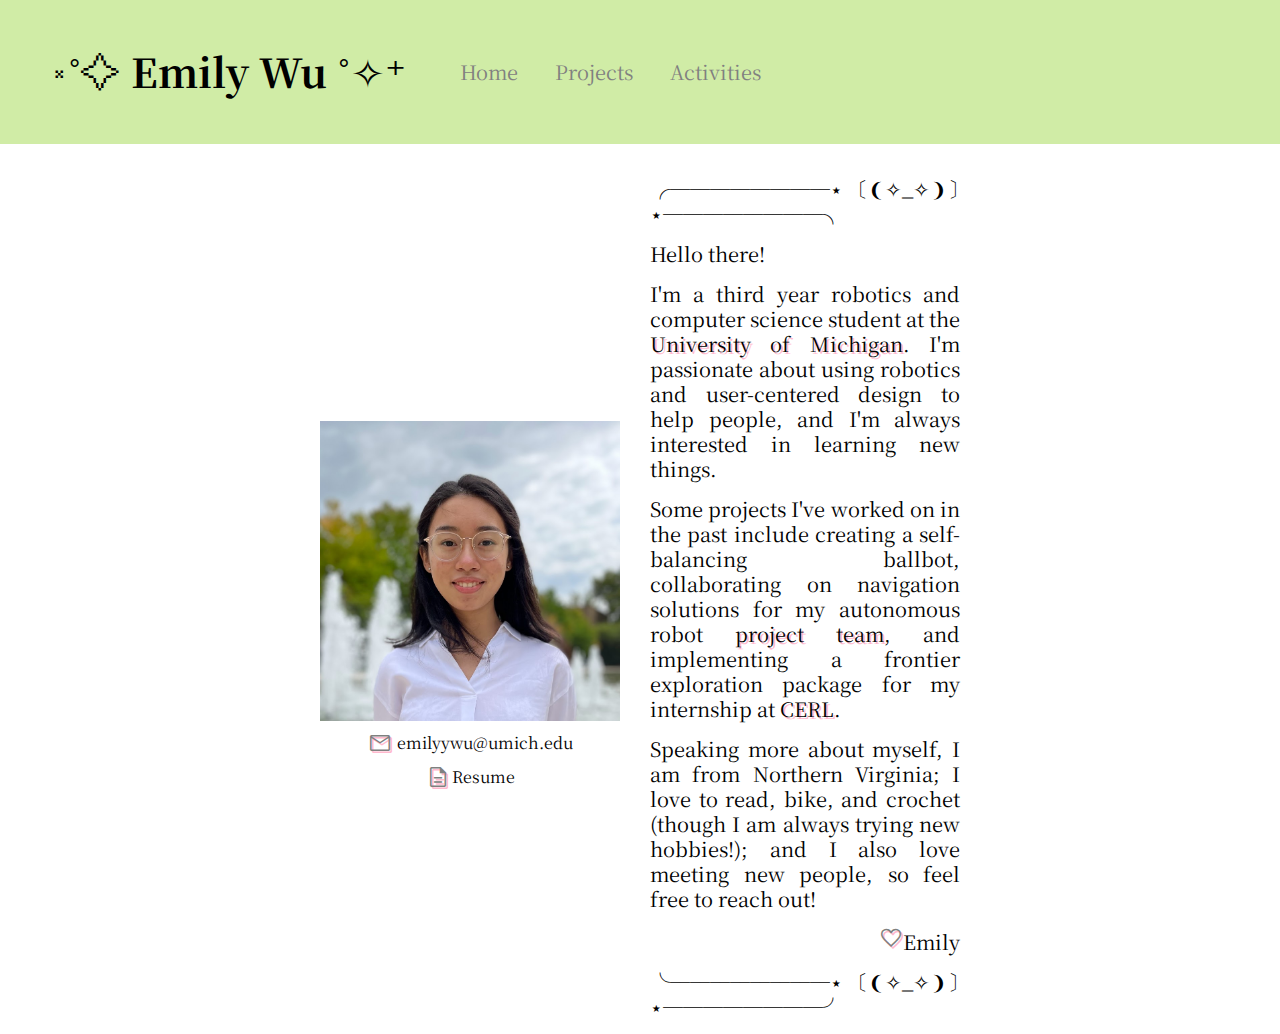
<file: index.html>
<!DOCTYPE html>
<html>
    <head>
        <title> Emily Wu </title>
        <meta charset="UTF-8">
        <meta name="description" content="this is my website">
        <meta name="author" content="Emily Wu">
        <meta name="viewport" content="width=device-width, initial-scale=1.0">
        <script src="script.js"></script>
        <link rel="icon" type="image/x-icon" href="shining.png" style="filter: brightness(0); filter: invert(1);">
        <link rel="stylesheet" href="css_normalizer.css">
        <link rel="stylesheet" href="pagestyle.css">
        <link rel="stylesheet" href="https://fonts.googleapis.com/css2?family=Material+Symbols+Outlined:opsz,wght,FILL,GRAD@20..48,100..700,0..1,-50..200" />
        <style>
            .material-symbols-outlined {
              font-variation-settings:
              'FILL' 0,
              'wght' 400,
              'GRAD' 0,
              'opsz' 48
            }
        </style>
        <link rel="stylesheet" href="https://fonts.googleapis.com/css2?family=Material+Symbols+Outlined:opsz,wght,FILL,GRAD@20..48,100..700,0..1,-50..200" />
        <style>
            .material-symbols-outlined {
              font-variation-settings:
              'FILL' 0,
              'wght' 400,
              'GRAD' 0,
              'opsz' 48
            }
        </style>
        <link rel="stylesheet" href="https://fonts.googleapis.com/css2?family=Material+Symbols+Outlined:opsz,wght,FILL,GRAD@20..48,100..700,0..1,-50..200" />
        <style>
            .material-symbols-outlined {
              font-variation-settings:
              'FILL' 0,
              'wght' 400,
              'GRAD' 0,
              'opsz' 48
            }
            </style>
    </head>

    <body>
        <div class="content">
            <div class="navbar-container">
                <nav class="navbar">
                    <!-- <nav class="emily">༝˚₊⋆｡✧˚ <b>Emily Wu</b> ˚✧⋆｡⁺‧</nav> -->
                    <!-- <nav class="emily">✧✦ <b>Emily Wu</b> ✦✧</nav> -->
                    <nav class="emily">༝˚✧ <b>Emily Wu</b> ˚✧⁺</nav>
                    <nav class="nav-buttons">
                        <button onclick="window.location.href='index.html';">Home</button>
                        <button onclick="window.location.href='projects.html';">Projects</button>
                        <button onclick="window.location.href='activities.html';">Activities</button>
                    </nav>
                </nav>
            </div>
            
            <div class="main">
                <div class="main-info">
                    <img class="fade" id="headshot" src="headshot.jpg" alt="Headshot" height="300" width="300">
                    <div class="email">
                        <span class="material-symbols-outlined">mail</span>
                        <p>emilyywu@umich.edu</p>
                    </div>
                    <div class="resume">
                        <span class="material-symbols-outlined">description</span>
                        <a class="resume-link" href="EMILY_WU_RESUME.pdf" style="text-decoration: none;">Resume</a>
                    </div>
                </div>
                
                <div class="main-text">
                    <p>╭────────⋆〔❨<span class="eyes">✧</span>_<span class="eyes">✧</span>❩〕⋆────────╮</p>
                    <!-- <p>( ○ ╹ 〰 ╹ ○ )</p> -->
                    <!-- (◕‿-) -->
                    <!-- ･֊･ -->
                    <p>Hello there!</p>
                    <p>I'm a third year robotics and computer science student at the <a class="bio-link" href="https://robotics.umich.edu/">University of Michigan</a>. I'm passionate about using robotics and user-centered design to help people, and I'm always interested in learning new things.</p>
                    <p>Some projects I've worked on in the past include creating a self-balancing ballbot, collaborating on navigation solutions for my autonomous robot <a class="bio-link" href="https://www.umarv.com/">project team</a>, and implementing a frontier exploration package for my internship at <a class="bio-link" href="https://www.erdc.usace.army.mil/Locations/CERL/">CERL</a>.</p>
                    <p>Speaking more about myself, I am from Northern Virginia; I love to read, bike, and crochet (though I am always trying new hobbies!); and I also love meeting new people, so feel free to reach out!</p>
                    <p style="text-align: right;"><span class="material-symbols-outlined">favorite</span>Emily</p>
                    <p>╰────────⋆〔❨<span class="eyes">✧</span>_<span class="eyes">✧</span>❩〕⋆────────╯</p>
                </div>
            </div>
        </div>
    </body>
</html>
</file>
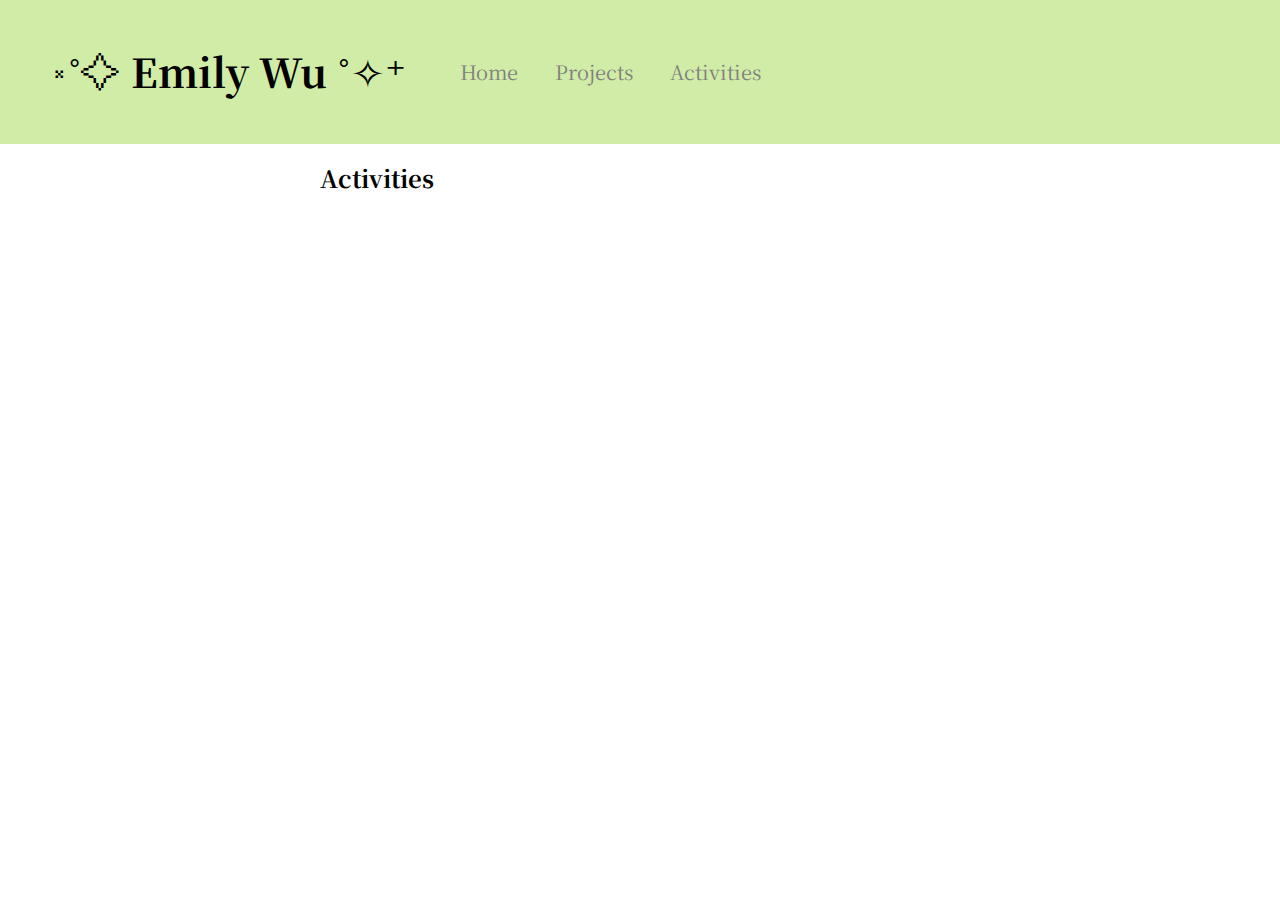
<file: activities.html>
<!DOCTYPE html>
<html>
    <head>
        <title> Emily Wu </title>
        <meta charset="UTF-8">
        <meta name="description" content="this is the contact page">
        <meta name="author" content="Emily Wu">
        <meta name="viewport" content="width=device-width, initial-scale=1.0">
        <script src="script.js"></script>
        <link rel="stylesheet" href="css_normalizer.css">
        <link rel="stylesheet" href="pagestyle.css">
    </head>

    <body>
        <div class="content">
            <div class="navbar-container">
                <nav class="navbar">
                    <nav class="emily">༝˚✧ <b>Emily Wu</b> ˚✧⁺</nav>
                    <nav class="nav-buttons">
                        <button onclick="window.location.href='index.html';">Home</button>
                        <button onclick="window.location.href='projects.html';">Projects</button>
                        <button onclick="window.location.href='activities.html';">Activities</button>
                    </nav>
                </nav>
            </div>
            
            <div class="main">
                <h2>Activities</h2> 
            </div>
        </div>
    </body>
</html>
</file>
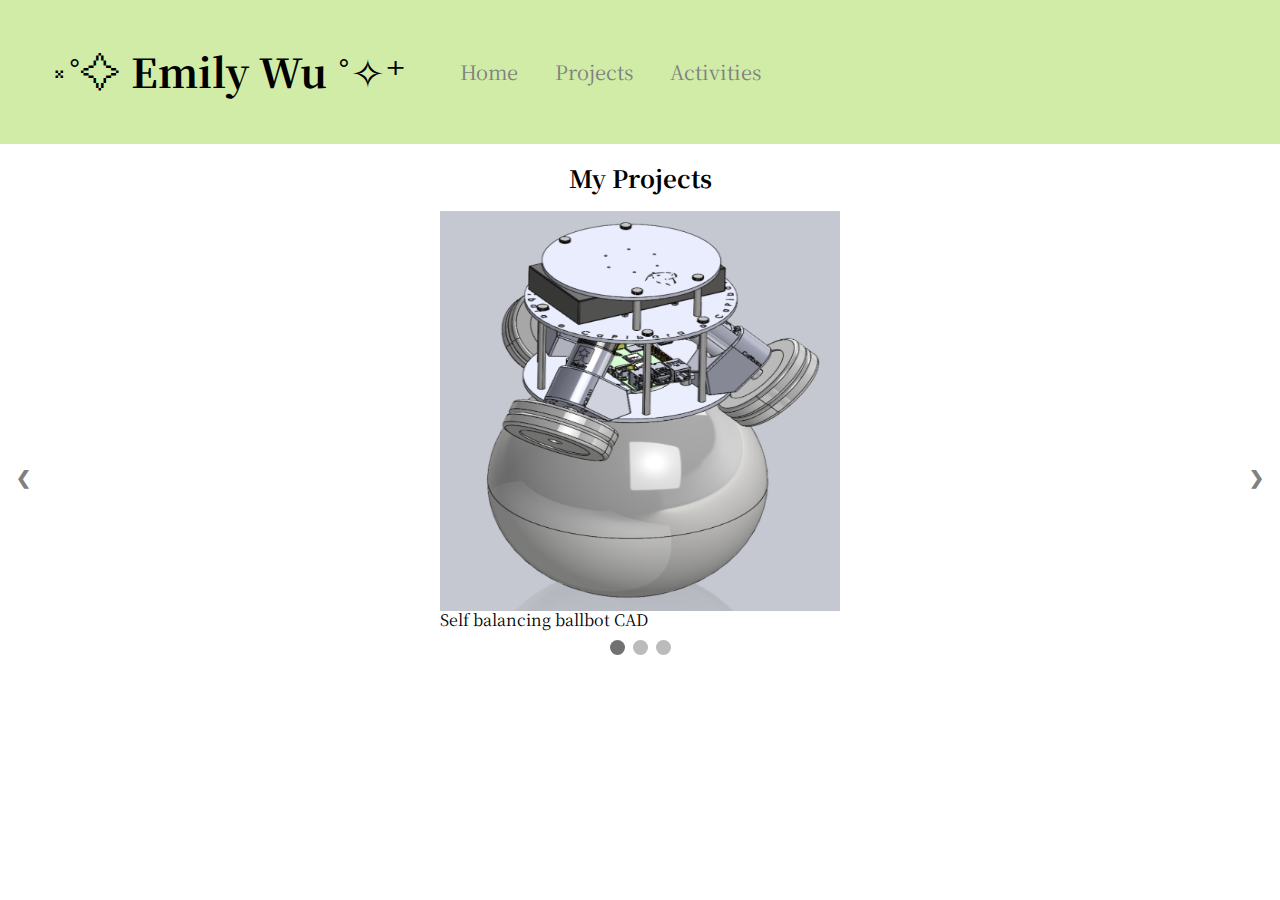
<file: projects.html>
<!DOCTYPE html>
<html>
    <head>
        <title> Emily Wu </title>
        <meta charset="UTF-8">
        <meta name="description" content="this is the projects page">
        <meta name="author" content="Emily Wu">
        <meta name="viewport" content="width=device-width, initial-scale=1.0">
        <script src="script.js"></script>
        <link rel="stylesheet" href="css_normalizer.css">
        <link rel="stylesheet" href="pagestyle.css">
    </head>

    <body>
        <div class="content">
            <div class="navbar-container">
                <nav class="navbar">
                    <nav class="emily">༝˚✧ <b>Emily Wu</b> ˚✧⁺</nav>
                    <nav class="nav-buttons">
                        <button onclick="window.location.href='index.html';">Home</button>
                        <button onclick="window.location.href='projects.html';">Projects</button>
                        <button onclick="window.location.href='activities.html';">Activities</button>
                    </nav>
                </nav>
            </div>
            
            <div class="projects-main">
                <h2> My Projects </h2> 
        
                <div class="slideshow">
                    <div class="mySlides fade">
                        <img id="ballbot" src="ballbot_assembly.png" alt="ballbot assembly image" height="400" width="400">
                        <p> Self balancing ballbot CAD</p>
                    </div>

                    <div class="mySlides fade">
                        <img id="ballbot" src="ballbot.jpg" alt="ballbot assembly image" height="400" width="400">
                        <p> Me (left) and my partner with the ballbot </p>
                    </div>

                    <div class="mySlides fade">
                        <img id="ballbot" src="umarv.jpg" alt="ballbot assembly image" height="400" width="400">
                        <p> ARV robot at competition </p>
                    </div>

                    <a class="prev" onclick="plusSlides(-1)">&#10094;</a>
                    <a class="next" onclick="plusSlides(1)">&#10095;</a>
                </div>

                <div style="text-align:center">
                    <span class="dot" onclick="currentSlide(1)"></span>
                    <span class="dot" onclick="currentSlide(2)"></span>
                    <span class="dot" onclick="currentSlide(3)"></span>
                </div>

            </div>
        </div>
    </body>
</html>
</file>
<file: pagestyle.css>
@import url('https://fonts.googleapis.com/css2?family=Noto+Serif+TC:wght@300&display=swap');

:root {
    /* CSS HEX */
    --white: rgb(255, 255, 255);
    --mountbatten-pink: #ae82a3ff;
    --tea-green: #d0eca6ff;
    --cherry-blossom-pink: #ffb9ceff;
    --dark-purple: rgb(60, 33, 85);
}

body {
    background-color: var(--white);
    font-family: 'Noto Serif TC', serif;
    color: var(black);
    margin: 0;
}

.content {
    display: flex;
}

.navbar-container {
    background-color: var(--tea-green);
    height: 9rem;
    width: 100%;
    position: fixed;
}

.navbar {
    display: flex;
    flex-direction: row;
    align-items: center;
    padding: 3rem;
    white-space: nowrap;
    gap: 3rem;
}

/* my name */
.emily {
    font-size: 40px;
    font-weight: 500;
    /* animation-name: text-color; */
    animation-duration: 3s;
    animation-iteration-count: infinite;
    /* text-shadow: 2px 2px 3px var(--dark-purple); */
}

@keyframes text-color {
    0% {
        color: black;
    }
    50% {
        color: var(--cherry-blossom-pink);
    }
    100% {
        color: black;
    }
}

.nav-buttons {
    display: flex;
    flex-direction: row;
    justify-content: space-between;
    gap: 25px;
}

/* buttons */
button {
    border: none;
    font-family: 'Noto Serif TC', serif;
    font-size: 20px;
    color: grey;
    background-color: transparent;
    cursor: pointer;
    height: 40px;
}

button:hover {
    color: black;
}

/* .material-symbols-outlined {
    margin-top: 5px;
} */

.main {
    display: flex;
    flex-direction: row;
    margin-left: 20rem;
    margin-right: 20rem;
    margin-top: 9rem;
    gap: 30px;
}

.main-info {
    display: flex;
    flex-direction: column;
    /* justify-content: space-around;  */
    align-items: center;
    align-self: center;
    font-size: 16px;
    gap: 10px;
}

.material-symbols-outlined {
    color: grey;
    text-shadow: 2px 2px var(--cherry-blossom-pink);
}

.email {
    display: flex;
    flex-direction: row;
    justify-content: space-evenly;
    align-items: center;
    gap: 5px;
}

.resume {
    display: flex;
    color: black;
    flex-direction: row;
    justify-content: space-evenly;
    align-items: center;
    gap: 2px;
}

.resume-link {
    color: black;
}

.resume-link:hover {
    color: var(--mountbatten-pink);
}

/* .eyes:hover {
    color: var(--cherry-blossom-pink);
    transition: color linear 1s;
} */

.main-text {
    display: flex;
    flex-direction: column;
    gap: 15px;
    margin-top: 15px;
    margin-bottom: 15px;
    margin-top: 2rem;
    font-size: 20px;
    line-height: 1.25;
}

.bio-link {
    color: black;
    text-shadow: 2px 2px var(--cherry-blossom-pink);
    text-decoration: none;
}

.bio-link:hover {
    color: var(--mountbatten-pink);
}

/* paragraph text */
p {
    /* font-size: 20px; */
    text-align: justify;
    margin: 0;
}

#headshot {
    display: block;
    margin-left: auto;
    margin-right: auto;
    margin-top: 2rem;
    margin-bottom: 0;
    align-items: center;
    /* filter: grayscale(100%); */
}

#ballbot {
    display: block;
    margin-left: auto;
    margin-right: auto;
}

/* Project */

.projects-main {
    display: flex;
    flex-direction: column;
    align-items: center;
    margin: auto;
    margin-top: 9rem;
    /* transition: ; */
}

.slideshow {
    margin: auto;
    display: flex;
    flex-direction: row;
}

.mySlides {
    display: none;
}

/* Next & previous buttons */
.prev, .next {
    cursor: pointer;
    position: absolute;
    top: 50%;
    width: auto;
    /* margin-top: -22px; */
    padding: 16px;
    color: grey;
    font-weight: bold;
    font-size: 18px;
    transition: 0.6s ease;
    border-radius: 0 3px 3px 0;
    user-select: none;
}

.prev {
    left: 0;
    border-radius: 3px 0 0 3px;
}

/* Position the "next button" to the right */
.next {
    right: 0;
    border-radius: 3px 0 0 3px;
}

/* On hover, add a black background color with a little bit see-through */
.prev:hover, .next:hover {
    background-color: rgba(0,0,0,0.8);
}

/* Caption text */
/* .text {
    color: #f2f2f2;
    font-size: 15px;
    padding: 8px 12px;
    position: absolute;
    bottom: 8px;
    width: 100%;
    text-align: center;
} */

/* Number text (1/3 etc) */
/* .numbertext {
    color: #f2f2f2;
    font-size: 12px;
    padding: 8px 12px;
    position: absolute;
    top: 0;
} */

/* The dots/bullets/indicators */
.dot {
    cursor: pointer;
    height: 15px;
    width: 15px;
    margin: 10px 2px;
    background-color: #bbb;
    border-radius: 50%;
    display: inline-block;
    transition: background-color 0.4s ease;
}

.active, .dot:hover {
    background-color: #717171;
}

/* Fading animation */
.fade {
    animation-name: fade;
    animation-duration: 1.5s;
}

@keyframes fade {
    from {opacity: .4}
    to {opacity: 1}
}
</file>
<file: css_normalizer.css>
/*! normalize.css v8.0.1 | MIT License | github.com/necolas/normalize.css */

/* Document
   ========================================================================== */

/**
 * 1. Correct the line height in all browsers.
 * 2. Prevent adjustments of font size after orientation changes in iOS.
 */

html {
  line-height: 1.15; /* 1 */
  -webkit-text-size-adjust: 100%; /* 2 */
}

/* Sections
   ========================================================================== */

/**
 * Remove the margin in all browsers.
 */

body {
  margin: 0;
}

/**
 * Render the `main` element consistently in IE.
 */

main {
  display: block;
}

/**
 * Correct the font size and margin on `h1` elements within `section` and
 * `article` contexts in Chrome, Firefox, and Safari.
 */

h1 {
  font-size: 2em;
  margin: 0.67em 0;
}

/* Grouping content
   ========================================================================== */

/**
 * 1. Add the correct box sizing in Firefox.
 * 2. Show the overflow in Edge and IE.
 */

hr {
  box-sizing: content-box; /* 1 */
  height: 0; /* 1 */
  overflow: visible; /* 2 */
}

/**
 * 1. Correct the inheritance and scaling of font size in all browsers.
 * 2. Correct the odd `em` font sizing in all browsers.
 */

pre {
  font-family: monospace, monospace; /* 1 */
  font-size: 1em; /* 2 */
}

/* Text-level semantics
   ========================================================================== */

/**
 * Remove the gray background on active links in IE 10.
 */

a {
  background-color: transparent;
}

/**
 * 1. Remove the bottom border in Chrome 57-
 * 2. Add the correct text decoration in Chrome, Edge, IE, Opera, and Safari.
 */

abbr[title] {
  border-bottom: none; /* 1 */
  text-decoration: underline; /* 2 */
  text-decoration: underline dotted; /* 2 */
}

/**
 * Add the correct font weight in Chrome, Edge, and Safari.
 */

b,
strong {
  font-weight: bolder;
}

/**
 * 1. Correct the inheritance and scaling of font size in all browsers.
 * 2. Correct the odd `em` font sizing in all browsers.
 */

code,
kbd,
samp {
  font-family: monospace, monospace; /* 1 */
  font-size: 1em; /* 2 */
}

/**
 * Add the correct font size in all browsers.
 */

small {
  font-size: 80%;
}

/**
 * Prevent `sub` and `sup` elements from affecting the line height in
 * all browsers.
 */

sub,
sup {
  font-size: 75%;
  line-height: 0;
  position: relative;
  vertical-align: baseline;
}

sub {
  bottom: -0.25em;
}

sup {
  top: -0.5em;
}

/* Embedded content
   ========================================================================== */

/**
 * Remove the border on images inside links in IE 10.
 */

img {
  border-style: none;
}

/* Forms
   ========================================================================== */

/**
 * 1. Change the font styles in all browsers.
 * 2. Remove the margin in Firefox and Safari.
 */

button,
input,
optgroup,
select,
textarea {
  font-family: inherit; /* 1 */
  font-size: 100%; /* 1 */
  line-height: 1.15; /* 1 */
  margin: 0; /* 2 */
}

/**
 * Show the overflow in IE.
 * 1. Show the overflow in Edge.
 */

button,
input { /* 1 */
  overflow: visible;
}

/**
 * Remove the inheritance of text transform in Edge, Firefox, and IE.
 * 1. Remove the inheritance of text transform in Firefox.
 */

button,
select { /* 1 */
  text-transform: none;
}

/**
 * Correct the inability to style clickable types in iOS and Safari.
 */

button,
[type="button"],
[type="reset"],
[type="submit"] {
  -webkit-appearance: button;
}

/**
 * Remove the inner border and padding in Firefox.
 */

button::-moz-focus-inner,
[type="button"]::-moz-focus-inner,
[type="reset"]::-moz-focus-inner,
[type="submit"]::-moz-focus-inner {
  border-style: none;
  padding: 0;
}

/**
 * Restore the focus styles unset by the previous rule.
 */

button:-moz-focusring,
[type="button"]:-moz-focusring,
[type="reset"]:-moz-focusring,
[type="submit"]:-moz-focusring {
  outline: 1px dotted ButtonText;
}

/**
 * Correct the padding in Firefox.
 */

fieldset {
  padding: 0.35em 0.75em 0.625em;
}

/**
 * 1. Correct the text wrapping in Edge and IE.
 * 2. Correct the color inheritance from `fieldset` elements in IE.
 * 3. Remove the padding so developers are not caught out when they zero out
 *    `fieldset` elements in all browsers.
 */

legend {
  box-sizing: border-box; /* 1 */
  color: inherit; /* 2 */
  display: table; /* 1 */
  max-width: 100%; /* 1 */
  padding: 0; /* 3 */
  white-space: normal; /* 1 */
}

/**
 * Add the correct vertical alignment in Chrome, Firefox, and Opera.
 */

progress {
  vertical-align: baseline;
}

/**
 * Remove the default vertical scrollbar in IE 10+.
 */

textarea {
  overflow: auto;
}

/**
 * 1. Add the correct box sizing in IE 10.
 * 2. Remove the padding in IE 10.
 */

[type="checkbox"],
[type="radio"] {
  box-sizing: border-box; /* 1 */
  padding: 0; /* 2 */
}

/**
 * Correct the cursor style of increment and decrement buttons in Chrome.
 */

[type="number"]::-webkit-inner-spin-button,
[type="number"]::-webkit-outer-spin-button {
  height: auto;
}

/**
 * 1. Correct the odd appearance in Chrome and Safari.
 * 2. Correct the outline style in Safari.
 */

[type="search"] {
  -webkit-appearance: textfield; /* 1 */
  outline-offset: -2px; /* 2 */
}

/**
 * Remove the inner padding in Chrome and Safari on macOS.
 */

[type="search"]::-webkit-search-decoration {
  -webkit-appearance: none;
}

/**
 * 1. Correct the inability to style clickable types in iOS and Safari.
 * 2. Change font properties to `inherit` in Safari.
 */

::-webkit-file-upload-button {
  -webkit-appearance: button; /* 1 */
  font: inherit; /* 2 */
}

/* Interactive
   ========================================================================== */

/*
 * Add the correct display in Edge, IE 10+, and Firefox.
 */

details {
  display: block;
}

/*
 * Add the correct display in all browsers.
 */

summary {
  display: list-item;
}

/* Misc
   ========================================================================== */

/**
 * Add the correct display in IE 10+.
 */

template {
  display: none;
}

/**
 * Add the correct display in IE 10.
 */

[hidden] {
  display: none;
}
</file>
